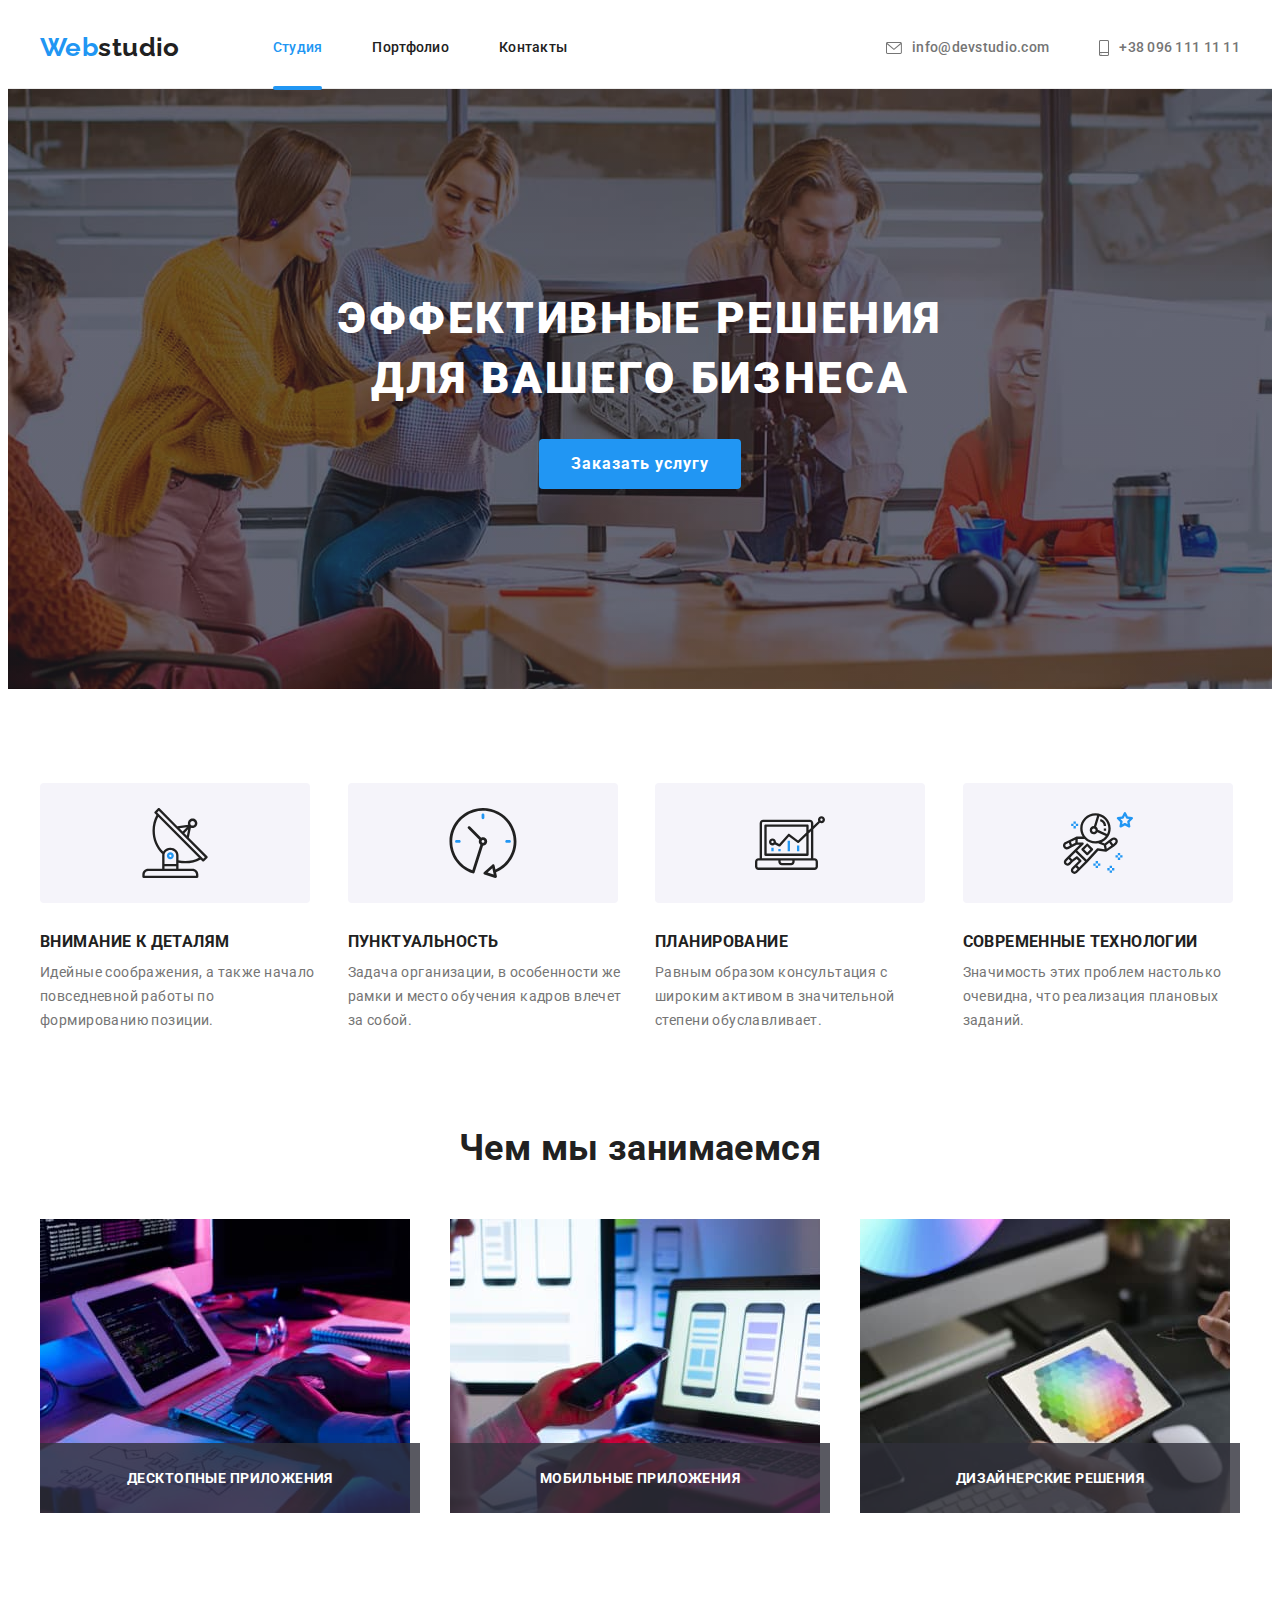
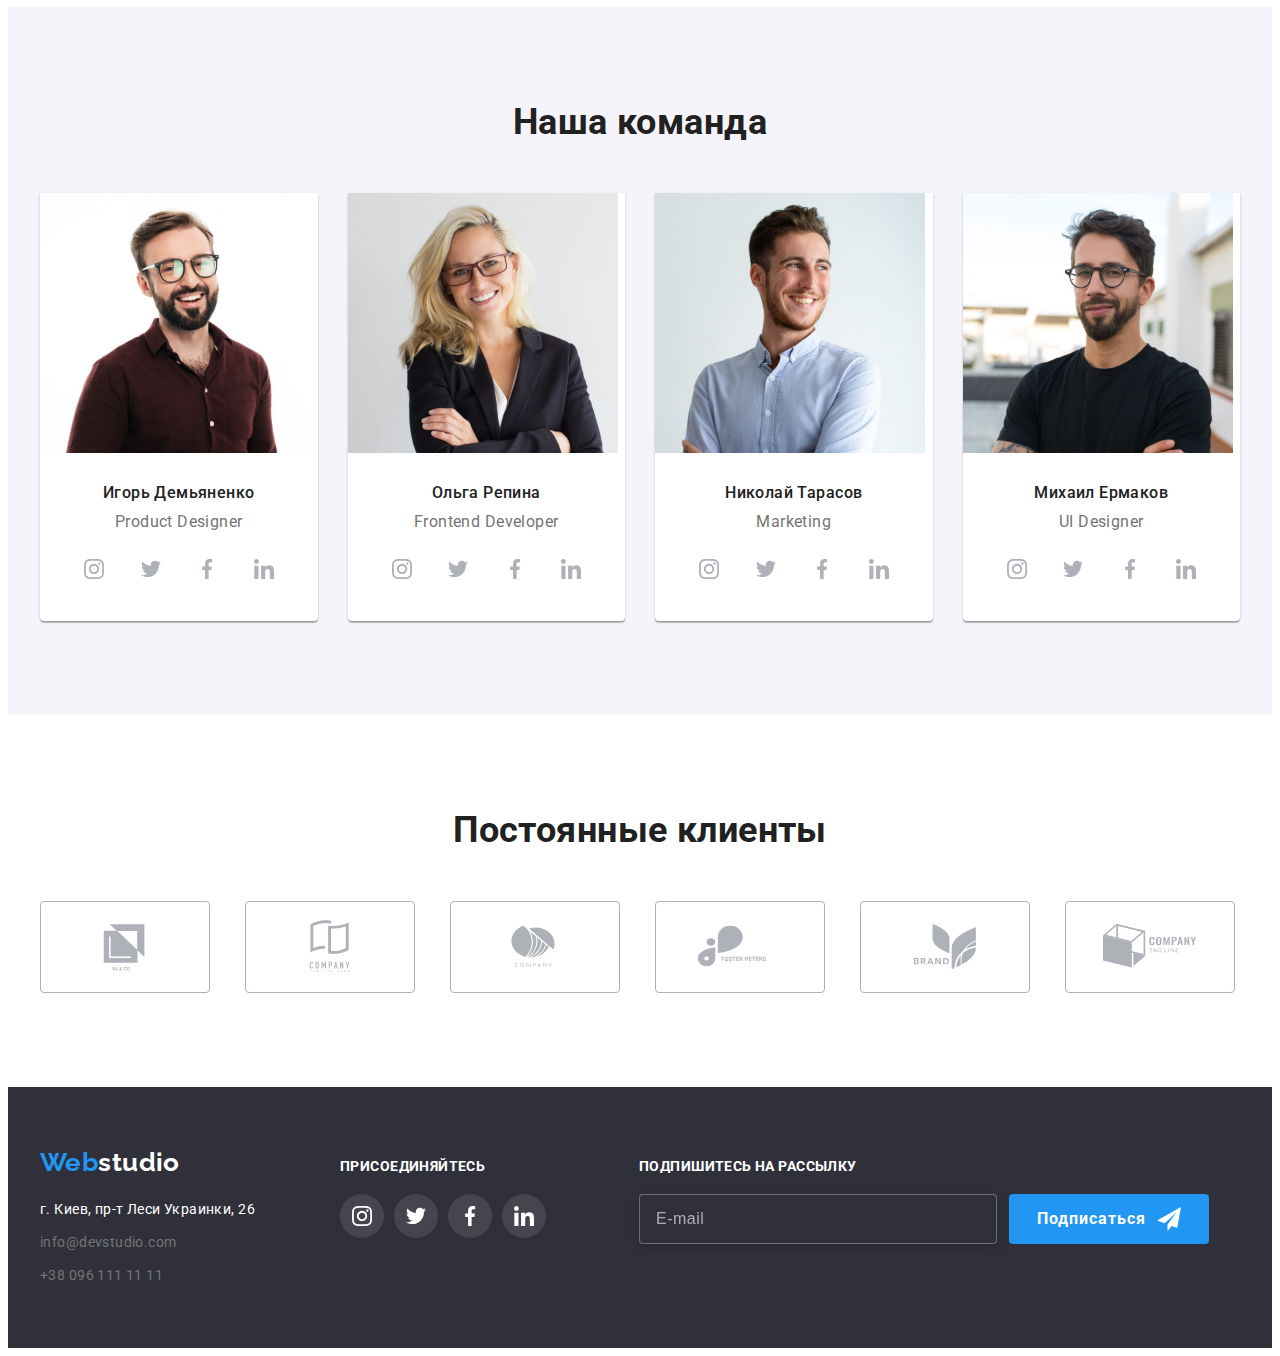
<file: index.html>
<!DOCTYPE html>
<html lang="ru">
<head>
    <meta charset="UTF-8">
    <meta http-equiv="X-UA-Compatible" content="IE=edge">
    <meta name="viewport" content="width=device-width, initial-scale=1.0">
    <title>Document</title>
    <link rel="preconnect" href="https://fonts.googleapis.com">
    <link rel="preconnect" href="https://fonts.gstatic.com" crossorigin>
    <link href="https://fonts.googleapis.com/css2?family=Raleway:wght@700&family=Roboto:wght@400;500;700;900&display=swap" rel="stylesheet">
    <link rel="stylesheet" href="https://cdnjs.cloudflare.com/ajax/libs/modern-normalize/1.1.0/modern-normalize.min.css" integrity="sha512-wpPYUAdjBVSE4KJnH1VR1HeZfpl1ub8YT/NKx4PuQ5NmX2tKuGu6U/JRp5y+Y8XG2tV+wKQpNHVUX03MfMFn9Q==" crossorigin="anonymous" referrerpolicy="no-referrer" />
    <link rel="stylesheet" href="https://cdnjs.cloudflare.com/ajax/libs/animate.css/4.1.1/animate.min.css"/>
    <link rel="stylesheet" href="./css/styles.css">
</head>
<body>
    <!--Шапка сайта-->
    <header class="header">
        <div class="conteiner">
            <nav class="header-navigation">
                <a href="" class="header-logo link animate__pulse" lang="en">Web<span class="header-logo-span">studio</span></a>
                <ul class="header-list list">
                    <li class="header-item">
                        <a href="" class="header-link link current">Студия</a>
                    </li>
                    <li class="header-item">
                        <a href="./portfolio.html" class="header-link link">Портфолио</a>
                    </li>
                    <li class="header-item">
                        <a href="" class="header-link link">Контакты</a>
                    </li>
                </ul>
            </nav>
                <ul class="header-contact-list list">
                    <li class="header-contact">
                        <a class="header-mail link contact" href="mailto:info@devstudio.com">
                            <svg class="header-icon" width="16" height="12">
                                <use href="./images/sprite.svg#icon-envelope"></use>
                            </svg>
                            info@devstudio.com</a>
                    </li>
                    <li class="header-contact">
                        <a class="header-tel link contact" href="tel:+380961111111">
                            <svg class="header-icon" width="10" height="16">
                                <use href="./images/sprite.svg#icon-smartphone"></use>
                            </svg>
                            +38 096 111 11 11</a>
                    </li>
                </ul>
        </div>
    </header>
    <main>
        <!--Hero-->
        <section class="solutions">
            <div class="conteiner">
                <h1 class="solutions-title">Эффективные решения <br> для вашего бизнеса</h1>
                <button class="solutions-button button" type="button" data-modal-open>Заказать услугу</button>
            </div>
        </section>
                <!--Секция Преимущества-->
        <section class="benefits section">
            <div class="conteiner">
                <!--Атрибут visually-hidden для скрытия названия секции-->
                <h2 class="benefits-title section-title visually-hidden" >Преимущества</h2>
                <ul class="benefits-list list">
                    <li class="benefits-item">
                        <div class="benefist-image">
                            <svg class="benefist-icon" width="70" height="70">
                                <use href="./images/sprite.svg#icon-antenna"></use>
                            </svg>
                        </div>
                        <h3 class="benefits-subtitle">Внимание к деталям</h3>
                        <p class="benefits-text">Идейные соображения, а также начало повседневной работы по формированию позиции.</p>
                    </li>
                    <li class="benefits-item">
                        <div class="benefist-image">
                            <svg class="benefist-icon" width="70" height="70">
                                <use href="./images/sprite.svg#icon-clock"></use>
                            </svg>
                        </div>
                        <h3 class="benefits-subtitle">Пунктуальность</h3>
                        <p class="benefits-text">Задача организации, в особенности же рамки и место обучения кадров влечет за собой.</p>
                    </li>
                    <li class="benefits-item">
                        <div class="benefist-image">
                            <svg class="benefist-icon" width="70" height="70">
                                <use href="./images/sprite.svg#icon-diagram"></use>
                            </svg>
                        </div>
                        <h3 class="benefits-subtitle">Планирование</h3>
                        <p class="benefits-text">Равным образом консультация с широким активом в значительной степени обуславливает.</p>
                    </li>
                    <li class="benefits-item">
                        <div class="benefist-image">
                            <svg class="benefist-icon" width="70" height="70">
                                <use href="./images/sprite.svg#icon-astronaut"></use>
                            </svg>
                        </div>
                        <h3 class="benefits-subtitle">Современные технологии</h3>
                        <p class="benefits-text">Значимость этих проблем настолько очевидна, что реализация плановых заданий.</p>
                    </li>
                </ul>
            </div>
        </section>
        <!--Секция Чем мы занимаемся-->
        <section class="work section">
            <div class="conteiner">
                <h2 class="work-title section-title">Чем мы занимаемся</h2>
                <ul class="work-list list">
                    <li class="work-img">
                        <div class="work-wrapper">
                            <img src="./images/about-work/about-work.1.jpg" alt="написание кода" width="370" height="294">
                            <p class="over-work-img">Десктопные приложения</p>
                        </div>
                    </li>
                    <li class="work-img">
                        <div class="work-wrapper">
                            <img src="./images/about-work/about-work.2.jpg" alt="адаптивный дизайн" width="370" height="294">
                            <p class="over-work-img">Мобильные приложения</p>
                        </div>
                    </li>
                    <li class="work-img">
                        <div class="work-wrapper">
                            <img src="./images/about-work/about-work.3.jpg" alt="подбор цвета в дизайне" width="370" height="294">
                            <p class="over-work-img">Дизайнерские решения</p>
                        </div>
                    </li>
                </ul>  
            </div>
        </section>
        <!--Секция Наша команда-->
        <section class="team section">
            <div class="conteiner">
                <h2 class="team-title section-title">Наша команда</h2>
                <ul class="team-list list">
                    <li class="team-item">
                        <img src="./images/our-team/our-team.1.jpg" alt="фото сотрудника мужчины" width="270" height="260">
                        <div class="team-item-content">
                            <h3  class="team-name">Игорь Демьяненко</h3>
                            <p class="team-text" lang="en">Product Designer</p>
                            <ul class="social-link-list list">
                                <li class="social-link-item">
                                    <a href="" class="social-list-icon link" target="_blank" rel="noopener noreferrer">
                                        <svg class="social-icon" width="20" height="20">
                                            <use href="./images/sprite.svg#icon-instagram"></use>
                                        </svg>
                                    </a>
                                </li>
                                <li class="social-link-item">
                                    <a href="" class="social-list-icon link" target="_blank" rel="noopener noreferrer">
                                        <svg class="social-icon" width="20" height="20">
                                            <use href="./images/sprite.svg#icon-twitter"></use>
                                        </svg>
                                    </a>
                                </li>
                                <li class="social-link-item">
                                    <a href="" class="social-list-icon link" target="_blank" rel="noopener noreferrer">
                                        <svg class="social-icon" width="20" height="20">
                                            <use href="./images/sprite.svg#icon-facebook"></use>
                                        </svg>
                                    </a>
                                </li>
                                <li class="social-link-item">
                                    <a href="" class="social-list-icon link" target="_blank" rel="noopener noreferrer">
                                        <svg class="social-icon" width="20" height="20">
                                            <use href="./images/sprite.svg#icon-linkedin"></use>
                                        </svg>
                                    </a>
                                </li>
                            </ul>
                        </div>
                    </li>

                    <li class="team-item">
                        <img src="./images/our-team/our-team.2.jpg" alt="фото сотрудника женщины" width="270" height="260">
                        <div class="team-item-content">
                            <h3  class="team-name">Ольга Репина</h3>
                            <p class="team-text" lang="en">Frontend Developer</p>
                            <ul class="social-link-list list">
                                <li class="social-link-item">
                                    <a href="" class="social-list-icon link" target="_blank" rel="noopener noreferrer">
                                        <svg class="social-icon" width="20" height="20">
                                            <use href="./images/sprite.svg#icon-instagram"></use>
                                        </svg>
                                    </a>
                                </li>
                                <li class="social-link-item">
                                    <a href="" class="social-list-icon link" target="_blank" rel="noopener noreferrer">
                                        <svg class="social-icon" width="20" height="20">
                                            <use href="./images/sprite.svg#icon-twitter"></use>
                                        </svg>
                                    </a>
                                </li>
                                <li class="social-link-item">
                                    <a href="" class="social-list-icon link" target="_blank" rel="noopener noreferrer">
                                        <svg class="social-icon" width="20" height="20">
                                            <use href="./images/sprite.svg#icon-facebook"></use>
                                        </svg>
                                    </a>
                                </li>
                                <li class="social-link-item">
                                    <a href="" class="social-list-icon link" target="_blank" rel="noopener noreferrer">
                                        <svg class="social-icon" width="20" height="20">
                                            <use href="./images/sprite.svg#icon-linkedin"></use>
                                        </svg>
                                    </a>
                                </li>
                            </ul>
                        </div>
                    </li>

                    <li class="team-item">
                        <img src="./images/our-team/our-team.3.jpg" alt="фото сотрудника мужчины" width="270" height="260">
                        <div class="team-item-content">
                            <h3  class="team-name">Николай Тарасов</h3>
                            <p class="team-text" lang="en">Marketing</p>
                            <ul class="social-link-list list">
                                <li class="social-link-item">
                                    <a href="" class="social-list-icon link" target="_blank" rel="noopener noreferrer">
                                        <svg class="social-icon" width="20" height="20">
                                            <use href="./images/sprite.svg#icon-instagram"></use>
                                        </svg>
                                    </a>
                                </li>
                                <li class="social-link-item">
                                    <a href="" class="social-list-icon link" target="_blank" rel="noopener noreferrer">
                                        <svg class="social-icon" width="20" height="20">
                                            <use href="./images/sprite.svg#icon-twitter"></use>
                                        </svg>
                                    </a>
                                </li>
                                <li class="social-link-item">
                                    <a href="" class="social-list-icon link" target="_blank" rel="noopener noreferrer">
                                        <svg class="social-icon" width="20" height="20">
                                            <use href="./images/sprite.svg#icon-facebook"></use>
                                        </svg>
                                    </a>
                                </li>
                                <li class="social-link-item">
                                    <a href="" class="social-list-icon link" target="_blank" rel="noopener noreferrer">
                                        <svg class="social-icon" width="20" height="20">
                                            <use href="./images/sprite.svg#icon-linkedin"></use>
                                        </svg>
                                    </a>
                                </li>
                            </ul>
                        </div>
                    </li>

                    <li class="team-item">
                        <img src="./images/our-team/our-team.4.jpg" alt="фото сотрудника мужчины" width="270" height="260">
                        <div class="team-item-content">
                            <h3  class="team-name">Михаил Ермаков</h3>
                            <p class="team-text" lang="en">UI Designer</p>
                            <ul class="social-link-list list">
                                <li class="social-link-item">
                                    <a href="" class="social-list-icon link" target="_blank" rel="noopener noreferrer">
                                        <svg class="social-icon" width="20" height="20">
                                            <use href="./images/sprite.svg#icon-instagram"></use>
                                        </svg>
                                    </a>
                                </li>
                                <li class="social-link-item">
                                    <a href="" class="social-list-icon link" target="_blank" rel="noopener noreferrer">
                                        <svg class="social-icon" width="20" height="20">
                                            <use href="./images/sprite.svg#icon-twitter"></use>
                                        </svg>
                                    </a>
                                </li>
                                <li class="social-link-item">
                                    <a href="" class="social-list-icon link" target="_blank" rel="noopener noreferrer">
                                        <svg class="social-icon" width="20" height="20">
                                            <use href="./images/sprite.svg#icon-facebook"></use>
                                        </svg>
                                    </a>
                                </li>
                                <li class="social-link-item">
                                    <a href="" class="social-list-icon link" target="_blank" rel="noopener noreferrer">
                                        <svg class="social-icon" width="20" height="20">
                                            <use href="./images/sprite.svg#icon-linkedin"></use>
                                        </svg>
                                    </a>
                                </li>
                            </ul>
                        </div> 
                    </li>  
                </ul>
            </div>   
        </section>
        <!--Постоянные клиенты-->
        <section class="clients section">
            <div class="conteiner">
                <h2 class="clients-title section-title">Постоянные клиенты</h2>
                <ul class="clients-list list">
                    <li class="clients-item">
                        <a href="" class="clients-link link" target="_blank" rel="noopener noreferrer">
                        <svg class="clients-icon" width="106" height='60'>
                            <use href='./images/sprite.svg#icon-client-1'></use>
                        </svg>
                        </a>
                    </li>
                    <li class="clients-item">
                        <a href="" class="clients-link link" target="_blank" rel="noopener noreferrer">
                        <svg class="clients-icon" width="106" height='60'>
                            <use href="./images/sprite.svg#icon-client-2"></use>
                        </svg>
                        </a>
                    </li>
                    <li class="clients-item">
                        <a href="" class="clients-link link" target="_blank" rel="noopener noreferrer">
                        <svg class="clients-icon" width="106" height='60'>
                            <use href="./images/sprite.svg#icon-client-3"></use>
                        </svg>
                        </a>
                    </li>
                    <li class="clients-item">
                        <a href="" class="clients-link link" target="_blank" rel="noopener noreferrer">
                        <svg class="clients-icon" width="106" height='60'>
                            <use href="./images/sprite.svg#icon-client-4"></use>
                        </svg>
                        </a>
                    </li>
                    <li class="clients-item">
                        <a href="" class="clients-link link" target="_blank" rel="noopener noreferrer">
                        <svg class="clients-icon" width="106" height='60'>
                            <use href="./images/sprite.svg#icon-client-5"></use>
                        </svg>
                        </a>
                    </li>
                    <li class="clients-item">
                        <a href="" class="clients-link link" target="_blank" rel="noopener noreferrer">
                        <svg class="clients-icon" width="106" height='60'>
                            <use href="./images/sprite.svg#icon-client-6"></use>
                        </svg>
                        </a>
                    </li>
                </ul>
            </div>
        </section>
    </main>
    <!--Подвал сайта-->
    <footer class="footer">
        <div class="footer-conteiner conteiner">
            <div class="contacts">
                <h2 class="visually-hidden">Контакты</h2>
                <a class="footer-logo link" href="" lang="en">Web<span class="footer-logo-span">studio</span></a>
                <address class="footer-address">
                    <ul class="footer-list list">
                        <li class="footer-item footer-text"> г. Киев, пр-т Леси Украинки, 26 </li>
                        <li class="footer-item">
                            <a class="footer-mail link contact" href="mailto:info@devstudio.com">info@devstudio.com</a>
                        </li>
                        <li class="footer-item">
                            <a class="footer-tel link contact" href="tel:+380961111111">+38 096 111 11 11</a>
                        </li>
                    </ul>
                </address>
            </div>
            <div class="social">
                <h2 class="visually-hidden">Соцсети</h2>
                <p class="footer-third-title">присоединяйтесь</p>
                <ul class="social-link-list list">
                    <li class="social-link-item">
                        <a href="" class="social-icon-footer link"> 
                            <svg class="social-icon" width="20" height="20">
                                <use href="./images/sprite.svg#icon-instagram"></use>
                            </svg>
                        </a>
                    </li>
                    <li class="social-link-item">
                        <a href="" class="social-icon-footer link">
                            <svg class="social-icon" width="20" height="20">
                                <use href="./images/sprite.svg#icon-twitter"></use>
                            </svg>
                        </a>
                    </li>
                    <li class="social-link-item">
                        <a href="" class="social-icon-footer link" >
                            <svg class="social-icon" width="20" height="20">
                                <use href="./images/sprite.svg#icon-facebook"></use>
                            </svg>
                        </a>
                    </li>
                    <li class="social-link-item">
                        <a href="" class="social-icon-footer link">
                            <svg class="social-icon" width="20" height="20">
                                <use href="./images/sprite.svg#icon-linkedin"></use>
                            </svg>
                        </a>
                    </li>
                </ul>
            </div>
            <div class="mailing">
                <p class="footer-third-title">Подпишитесь на рассылку</p>
                <form class="footer-mailing-form">
                    <input type="email" name="user-mail" class="footer-mailing-input" placeholder="E-mail">
                    <button type="submit" class="footer-mailing-btn button">Подписаться
                        <svg width="24" height="24">
                            <use href="./images/sprite.svg#icon-send"></use>
                        </svg>
                    </button>
                </form>
            </div>
        </div>
    </footer>
    <div class="backdrop is-hidden" data-modal>
        <div class="modal">
            <button type="button" class="modal-btn button" data-modal-close>
                <svg class="modal-icon" width="18" height="18">
                    <use href="./images/sprite.svg#icon-close"></use>
                </svg>
            </button>
            <form class="modal-form">
                <p class="modal-form-title">Оставьте свои данные, мы вам перезвоним</p>
                <label class="modal-form-field">
                    Имя
                    <span class="modal-form-wrapper">
                        <input type="text" name="user-name" class="modal-form-input" required minlength="2">
                        <svg class="modal-form-icon" width="18px" height="18px">
                        <use href="./images/sprite.svg#icon-person"></use>
                    </svg>
                    </span>
                </label>
                <label class="modal-form-field">
                    Телефон
                    <span class="modal-form-wrapper">
                        <input type="tel" name="useer-phone" class="modal-form-input" required 
                            pattern="[0-9]{3}-[0-9]{3}-[0-9]{2}-[0-9]{2}">
                        <svg class="modal-form-icon" width="18px" height="18px">
                        <use href="./images/sprite.svg#icon-phone-black"></use>
                    </svg>
                    </span>
                </label>
                <label class="modal-form-field">
                    Почта
                    <span class="modal-form-wrapper">
                        <input type="email" name="user-name" class="modal-form-input">
                        <svg class="modal-form-icon" width="18px" height="18px">
                            <use href="./images/sprite.svg#icon-letter"></use>
                        </svg>
                    </span>
                </label>
                <label class="modal-form-field comment">
                    Комментарий
                    <textarea name="user-comment" class="modal-form-comment" placeholder="Введите текст"></textarea>
                </label>
                    <input type="checkbox" id="user-vote" name="user-agreement" class="modal-user-agreement visually-hidden">
                    <label for="user-vote" class="modal-form-check">
                        <span class="icon-check">
                            <svg width="11px" height="8px">
                                <use href="./images/sprite.svg#icon-check"></use>
                            </svg>
                        </span> 
                        Соглашаюсь с рассылкой и принимаю&nbsp;
                    <a href="" class="model-form-link">Условия договора</a></label>
                <button type="submit" class="modal-form-btn button">Отправить</button>
            </form>
        </div>
    </div>
    <script src="./js/modal.js"></script>
    </body>
</html>
</file>
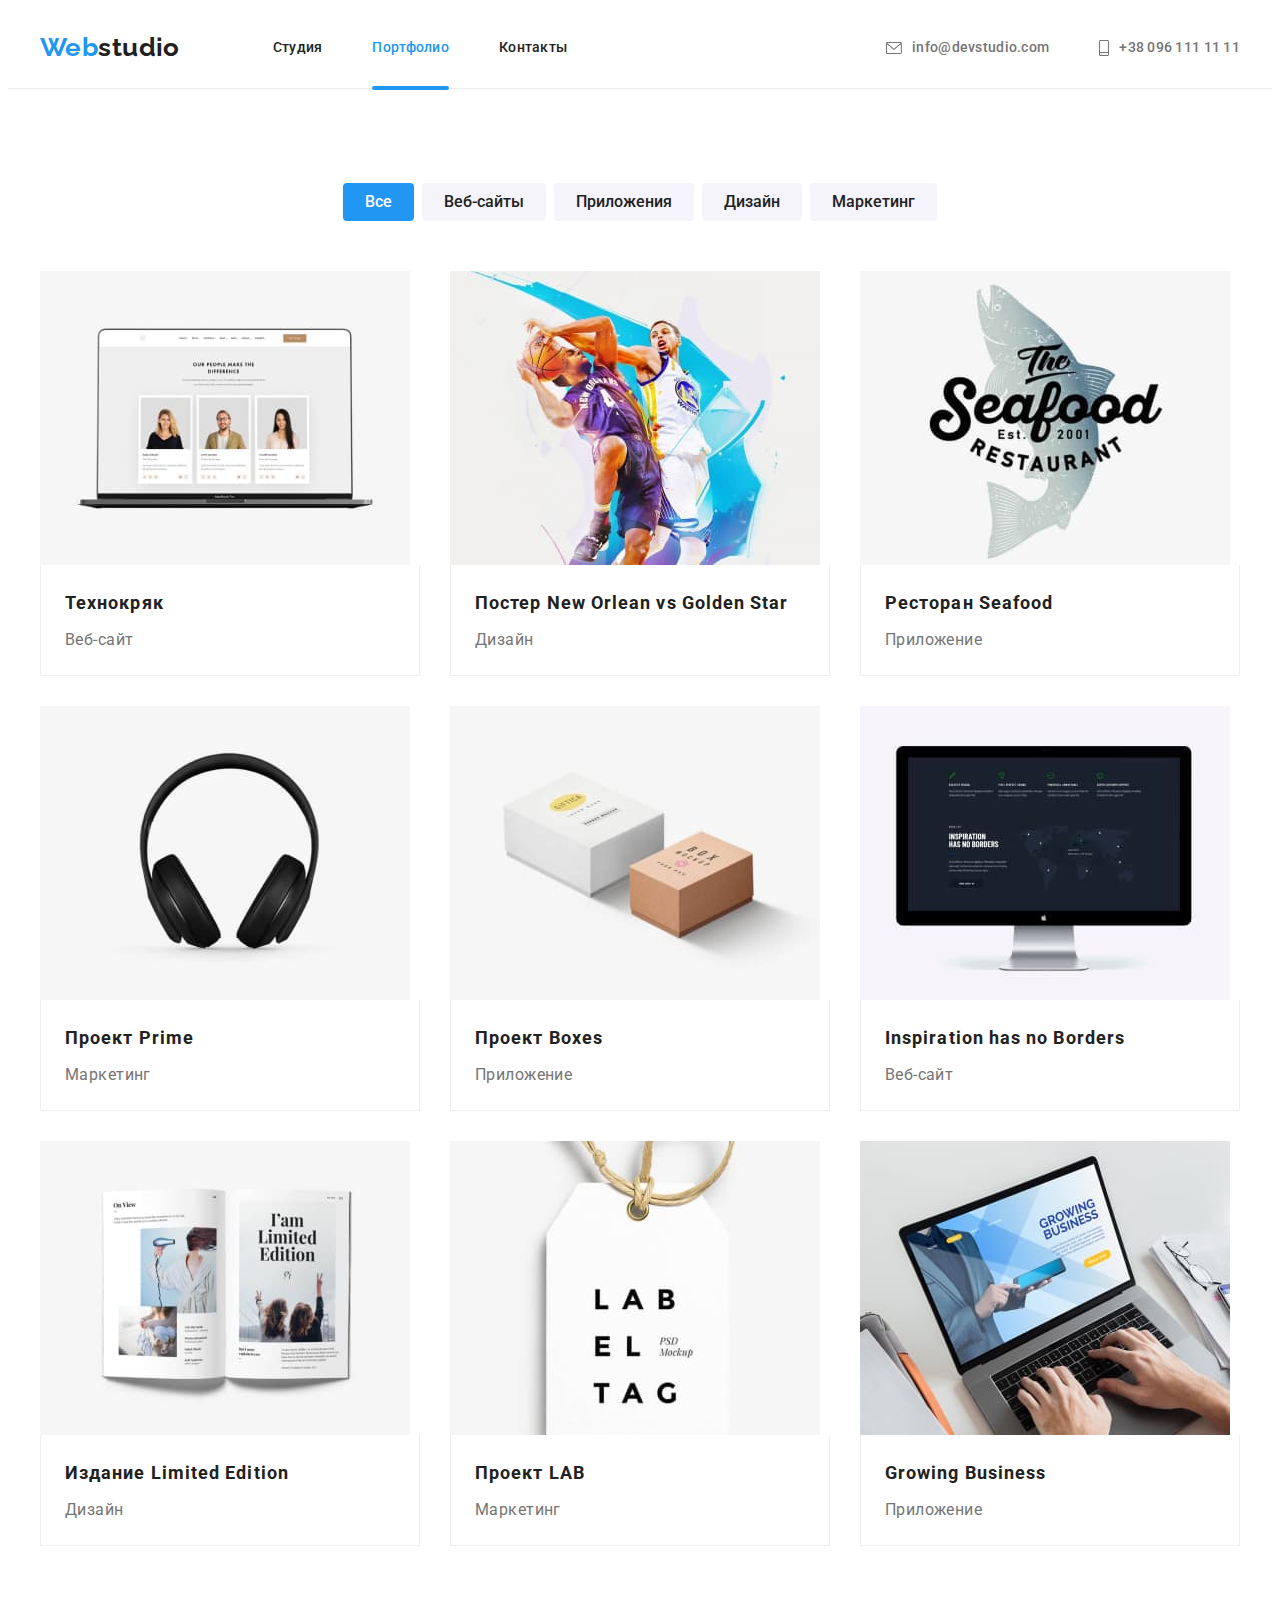
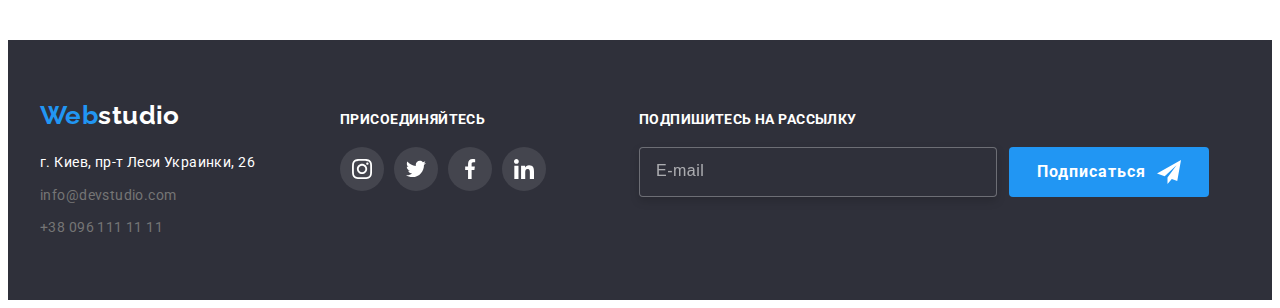
<file: portfolio.html>
<!DOCTYPE html>
<html lang="ru">
<head>
    <meta charset="UTF-8">
    <meta http-equiv="X-UA-Compatible" content="IE=edge">
    <meta name="viewport" content="width=device-width, initial-scale=1.0">
    <title>Document</title>
    <link rel="preconnect" href="https://fonts.googleapis.com">
    <link rel="preconnect" href="https://fonts.gstatic.com" crossorigin>
    <link href="https://fonts.googleapis.com/css2?family=Raleway:wght@700&family=Roboto:wght@400;500;700;900&display=swap" rel="stylesheet">
    <link rel="stylesheet" href="https://cdnjs.cloudflare.com/ajax/libs/modern-normalize/1.1.0/modern-normalize.min.css" integrity="sha512-wpPYUAdjBVSE4KJnH1VR1HeZfpl1ub8YT/NKx4PuQ5NmX2tKuGu6U/JRp5y+Y8XG2tV+wKQpNHVUX03MfMFn9Q==" crossorigin="anonymous" referrerpolicy="no-referrer" />
    <link rel="stylesheet" href="./css/styles.css">
</head>
<!--Шапка сайта-->
<header class="header">
    <div class="conteiner">
        <nav class="header-navigation">
            <a href="" class="header-logo link" lang="en">Web<span class="header-logo-span">studio</span></a>
            <ul class="header-list list">
                <li class="header-item">
                    <a href="./index.html" class="header-link link">Студия</a>
                </li>
                <li class="header-item">
                    <a href="" class="header-link link current">Портфолио</a>
                </li>
                <li class="header-item">
                    <a href="" class="header-link link">Контакты</a>
                </li>
            </ul>
        </nav>
            <ul class="header-contact-list list">
                <li class="header-contact">
                    <a class="header-mail link contact" href="mailto:info@devstudio.com" >
                        <svg class="header-icon" width="16" height="12">
                            <use href='./images/sprite.svg#icon-envelope'></use>
                        </svg>
                        info@devstudio.com</a>
                </li>
                <li class="header-contact">
                    <a class="header-tel link contact" href="tel:+380961111111" >
                        <svg class="header-icon" width="10" height="16">
                            <use href="./images/sprite.svg#icon-smartphone"></use>
                        </svg>
                        +38 096 111 11 11</a>
                </li>
            </ul>
    </div>
</header>
<main>
        <section class="section-filtr section">
            <div class="conteiner">
                <!--Атрибут visually-hidden для скрытия названия секции-->
                <h1 class="filtr-title section-title visually-hidden" >Фильтр сайта</h1>
                <ul class="filtr-list list">
                    <li class="filter-item">
                        <button class="filter-button btn-main  button" type="button">Все</button>
                    </li>
                    <li class="filter-item">
                        <button class="filter-button button" type="button">Веб-сайты</button>
                    </li>
                    <li class="filter-item">
                        <button class="filter-button button" type="button">Приложения</button>
                    </li>
                    <li class="filter-item">
                        <button class="filter-button button" type="button">Дизайн</button>
                    </li>
                    <li class="filter-item">
                        <button class="filter-button button" type="button">Маркетинг</button>
                    </li>
                </ul>
                <ul class="menu-list list">
                    <li class="menu-item">
                        <a href="" class="card link">
                            <div class="card-place">
                                <img src="./images/all/web-site.jpg" alt="ноутбук с открытой страницей сайта"  width="370">
                                <p class="overlay">Технокряк это современная площадка распространения коронавируса. Компании используют эту платформу для цифрового шпионажа и атак на защищённые сервера конкурентов.</p>
                            </div>
                            <div class="card-content">
                                <h2 class="menu-name" >Технокряк</h2>
                                <p class="menu-text">Веб-сайт</p>
                            </div>
                        </a>
                    </li>

                    <li class="menu-item">
                        <a href="" class="card link">
                            <div class="card-place">
                                <img src="./images/all/design.jpg" alt="постер с двумя баскетболистами" width="370">
                                <p class="overlay">Технокряк это современная площадка распространения коронавируса. Компании используют эту платформу для цифрового шпионажа и атак на защищённые сервера конкурентов.</p>
                            </div>
                            <div class="card-content">
                                <h2 class="menu-name" >Постер New Orlean vs Golden Star</h2>
                                <p class="menu-text">Дизайн</p>
                            </div>
                        </a>
                    </li>

                    <li class="menu-item">
                        <a href="" class="card link">
                            <div class="card-place">
                                <img src="./images/all/app-restaurant.jpg" alt="логотип ресторана морепродуктов" width="370">
                                <p class="overlay">Технокряк это современная площадка распространения коронавируса. Компании используют эту платформу для цифрового шпионажа и атак на защищённые сервера конкурентов.</p>
                            </div>
                            <div class="card-content">
                                <h2 class="menu-name" >Ресторан Seafood</h2>
                                <p class="menu-text">Приложение</p>
                            </div>
                        </a>
                    </li>

                    <li class="menu-item">
                        <a href="" class="card link">
                            <div class="card-place">
                                <img src="./images/all/marketing.jpg" alt="фото наушников" width="370">
                                <p class="overlay">Технокряк это современная площадка распространения коронавируса. Компании используют эту платформу для цифрового шпионажа и атак на защищённые сервера конкурентов.</p>
                            </div>
                            <div class="card-content">
                                <h2 class="menu-name" >Проект Prime</h2>
                                <p class="menu-text">Маркетинг</p>
                            </div>
                        </a>
                    </li>

                    <li class="menu-item">
                        <a href="" class="card link">
                            <div class="card-place">
                                <img src="./images/all/app-project.jpg" alt="рисунок двух коробок" width="370">
                                <p class="overlay">Технокряк это современная площадка распространения коронавируса. Компании используют эту платформу для цифрового шпионажа и атак на защищённые сервера конкурентов.</p>
                            </div>
                            <div class="card-content">
                                <h2 class="menu-name" >Проект Boxes</h2>
                                <p class="menu-text">Приложение</p>
                            </div>
                        </a>
                    </li>

                    <li class="menu-item">
                        <a href="" class="card link">
                            <div class="card-place">
                                <img src="./images/all/site.jpg" alt="монитор с откытой страницей сайта" width="370">
                                <p class="overlay">Технокряк это современная площадка распространения коронавируса. Компании используют эту платформу для цифрового шпионажа и атак на защищённые сервера конкурентов.</p>
                            </div>
                            <div class="card-content">
                                <h2 lang="en" class="menu-name" >Inspiration has no Borders</h2>
                                <p class="menu-text">Веб-сайт</p>
                            </div>
                        </a>
                    </li>

                    <li class="menu-item">
                        <a href="" class="card link">
                            <div class="card-place">
                                <img src="./images/all/editions.jpg" alt="открытая книга" width="370">
                                <p class="overlay">Технокряк это современная площадка распространения коронавируса. Компании используют эту платформу для цифрового шпионажа и атак на защищённые сервера конкурентов.</p>
                            </div>
                            <div class="card-content">
                                <h2 class="menu-name" >Издание Limited Edition</h2>
                                <p class="menu-text">Дизайн</p>
                            </div>
                        </a>
                    </li>

                    <li class="menu-item">
                        <a href="" class="card link">
                            <div class="card-place">
                                <img src="./images/all/lab.jpg" alt="белая лейба с черным текстом " width="370">
                                <p class="overlay">Технокряк это современная площадка распространения коронавируса. Компании используют эту платформу для цифрового шпионажа и атак на защищённые сервера конкурентов.</p>
                            </div>
                            <div class="card-content">
                                <h2 class="menu-name" >Проект LAB</h2>
                                <p class="menu-text">Маркетинг</p>
                            </div>
                        </a>
                    </li>

                    <li class="menu-item">
                        <a href="" class="card link">
                            <div class="card-place">
                                <img src="./images/all/app-business.jpg" alt="человек работает за ноутбуком" width="370">
                                <p class="overlay">Технокряк это современная площадка распространения коронавируса. Компании используют эту платформу для цифрового шпионажа и атак на защищённые сервера конкурентов.</p>
                            </div>
                            <div class="card-content">
                                <h2 lang="en" class="menu-name" >Growing Business</h2>
                                <p class="menu-text">Приложение</p>
                            </div>
                        </a>
                    </li>
                </ul>
        </div>
    </section>

</main>
<footer class="footer">
    <div class="footer-conteiner conteiner">
        <div class="contacts">
            <h2 class="visually-hidden">Контакты</h2>
            <a class="footer-logo link" href="" lang="en">Web<span class="footer-logo-span">studio</span></a>
            <address class="footer-address">
                <ul class="footer-list list">
                    <li class="footer-item footer-text"> г. Киев, пр-т Леси Украинки, 26 </li>
                    <li class="footer-item">
                        <a class="footer-mail link contact" href="mailto:info@devstudio.com">info@devstudio.com</a>
                    </li>
                    <li class="footer-item">
                        <a class="footer-tel link contact" href="tel:+380961111111">+38 096 111 11 11</a>
                    </li>
                </ul>
            </address>
        </div>
        <div class="social">
            <h2 class="visually-hidden">Соцсети</h2>
            <p class="footer-third-title">присоединяйтесь</p>
            <ul class="social-link-list list">
                <li class="social-link-item">
                    <a href="" class="social-icon-footer link">
                        <svg class="social-icon" width="20" height="20">
                            <use href="./images/sprite.svg#icon-instagram"></use>
                        </svg>
                    </a>
                </li>
                <li class="social-link-item">
                    <a href="" class="social-icon-footer link">
                        <svg class="social-icon" width="20" height="20">
                            <use href="./images/sprite.svg#icon-twitter"></use>
                        </svg>
                    </a>
                </li>
                <li class="social-link-item">
                    <a href="" class="social-icon-footer link">
                        <svg class="social-icon" width="20" height="20">
                            <use href="./images/sprite.svg#icon-facebook"></use>
                        </svg>
                    </a>
                </li>
                <li class="social-link-item">
                    <a href="" class="social-icon-footer link" >
                        <svg class="social-icon" width="20" height="20">
                            <use href="./images/sprite.svg#icon-linkedin"></use>
                        </svg>
                    </a>
                </li>
            </ul>
        </div>
        <div class="mailing">
            <p class="footer-third-title">Подпишитесь на рассылку</p>
            <form class="footer-mailing-form">
                <input type="email" name="user-mail" class="footer-mailing-input" placeholder="E-mail">
                <button type="submit" class="footer-mailing-btn button">Подписаться
                    <svg width="24" height="24">
                        <use href="./images/sprite.svg#icon-send"></use>
                    </svg>
                </button>
            </form>
        </div>
    </div>
</footer>
</html>
</file>
<file: css/styles.css>
:root {
    --main-title-color: #ffffff;
    --second-title-color: #212121;
    --main-text-color: #757575;
    --secondary-text-color: #FFFFFF 60 %;
    --third-text-color: #ffffff;
    --third-title-color: #212121;
    --accent-color: #2196F3;
    --bg-color: #ffffff;
    --primery-bg-color: #2F303A;
    --secondary-bg-color: #F5F4FA;
    --bt-bg-color: #188CE8;
    --icons-color: #AFB1B8;
    --timing-function: cubic-bezier(0.4, 0, 0.2, 1);
 }

body {
    font-family: 'Roboto', sans-serif;
    font-weight: normal;
    font-size: 14px;
    letter-spacing: 0.03em;
    color: var(--main-text-color);
}

p, h1, h2, h3 {
    margin-top: 0%;
    margin-bottom: 0;
}

ul {
    margin-top: 0%;
    margin-bottom: 0;
    padding-left: 0; 
}

img {
    display: block;
    max-width: 100%;
}
.conteiner {
    width: 1200px;
    padding-left: 15px;
    padding-right: 15px;
    margin: 0 auto;
}

.list {
    list-style: none;
    }

.link {
    text-decoration: none;
}

.visually-hidden {
    position: absolute;
    width: 1px;
    height: 1px;
    margin: -1px;
    padding: 0;
    overflow: hidden;
    border: 0;
    clip: rect(0 0 0 0);
}

.header-logo, .footer-logo {
    font-family: 'Raleway', sans-serif;
    font-weight: bold;
    font-size: 26px;
    line-height: 1.19;
    color:var(--accent-color);
    
}
.header-logo {
    animation-duration: 250ms;
}
.section-title {
    margin-bottom: 50px;
    font-weight: bold;
    font-size: 36px;
    line-height: 1.17;
    text-align: center;
}
.button {
    border: none;
    cursor: pointer;
    font-family: inherit;
    text-align: center;
    font-size: 16px;
}
.section {
    padding-top: 94px;
    padding-bottom: 94px;
}

/*-Header-*/
.header {
    border-bottom: 1px solid #ECECEC;
}
.header .conteiner {
    display: flex;
    align-items: center;
}
.header-navigation{
    display: flex;
    align-items: center
}
.header-list {
    display: flex;
    align-items: center;
}
.header-contact-list {
    display: flex;
    align-items: center;
    margin-left: auto;
}
.header-logo-span, .header-link, .section-title {
    color: var(--second-title-color);
}
.header-logo {
    margin-right: 93px;
    padding: 24px 0 25px 0;
}
.header-link {
    display: block;
    padding: 32px 0;
    transition: color 250ms var(--timing-function);
}
.header-item {
    position: relative;
}
.header-link.current::after {
    content:'' ;
    display: block;
    position: absolute;
    bottom: -2px;
    width: 100%;
    height: 4px;
    background-color: var(--accent-color);
    border-radius: 2px;
}
    
.header-link, .header-mail, .header-tel {
    font-weight: 500;
    line-height: 1.14;
    letter-spacing: 0.02em;
}
.header-mail, .header-tel {
   color: var(--main-text-color);
   display: flex;
   align-items: center;
}
.header-link, .header-mail, .header-tel {
    padding: 32px 0;
}
.header-link.current, .contact {
    transition: color 250ms var(--timing-function);
}
.header-link.current, .contact:hover, .header-link:hover,
.contact:focus,.header-link:focus {
    color: var(--accent-color);
}


.header-item:not(:last-child) {
    margin-right: 50px;
}

.header-contact:not(:last-child) {
    margin-right: 50px;
}

.header-icon {
    fill: currentColor;
    margin-right: 10px;
}


/*-Effective solutions-*/
.solutions {
    max-width: 1600px;
    margin: 0 auto;
    background-color: var(--primery-bg-color);
    background-image:
        linear-gradient(rgba(47, 48, 58, 0.4),rgba(47, 48, 58, 0.4)),
        url(../images/hero/hero.jpg);
    background-repeat: no-repeat;
    background-position: center;
    background-size: cover;
    padding-top: 200px;
    padding-bottom: 200px;
}
.solutions-title {
    margin-bottom: 30px;
    font-weight: 900;
    font-size: 44px;
    line-height: 1.36;
    text-align: center;
    letter-spacing: 0.06em;
    text-transform: uppercase;
    color: var(--main-title-color);
}
.solutions-button {
    min-width: 200px;
    padding: 10px 32px;
    border-radius: 4px;
    font-weight: bold;
    line-height: 1.87;
    display: block;
    margin-left: auto;
    margin-right: auto;
    align-items: center;
    letter-spacing: 0.06em;
    color: var(--bg-color);
    background: var(--accent-color);
    transition: background-color 250ms var(--timing-function);
}
.solutions-button :hover, .solutions-button :focus {
 background-color: var(--bt-bg-color);   
}

/*-Benefits-*/
.benefits-subtitle, .team-name, .menu-name, .filter-button {
    color: var(--third-title-color);
}

.benefits-subtitle {
    font-weight: bold;
    line-height: 1.14;
    text-transform: uppercase;
    margin-bottom: 10px;
}
.benefits-text {
    line-height: 1.71;
}
.benefits-list {
    display: flex;
        margin-left: -30px;
    margin-top: -30px;
}
.benefits-item {
    flex-basis: calc(100%/3 - 30px);
    margin-left: 30px;
    margin-top: 30px;
}
.benefist-image {
    display: flex;
    align-items: center;
    justify-content: center;
    background-color:var(--secondary-bg-color);
    width: 270px;
    height: 120px;
    margin-bottom: 30px;
    border-radius: 4px;
}
/*-Work-*/
.work {
    padding-top: 0px;
}
.work-list {
    display: flex;
    margin-left: -30px;
    margin-top: -30px;
}
.work-img {
    flex-basis: calc(100%/3 - 30px);
    margin-left: 30px;
    margin-top: 30px; 
}
.work-wrapper {
    position: relative;
}
.over-work-img {
    position: absolute;
    bottom: 0;
    left: 0;
    width: 100%;
    height: 70px;
    display: flex;
    align-items: center;
    justify-content: center;
    color: var(--third-text-color);
    background-color: rgba(47, 48, 58, 0.8);
    font-weight: bold;
    font-size: 14px;
    line-height: 16px;
    text-align: center;
    text-transform: uppercase;
}

/*-Team-*/
.team {
    background-color: var(--secondary-bg-color);
}
.team-list {
    display: flex;
    flex-wrap: wrap;
    margin-left: -30px;
    margin-top: -30px;
}
.team-item {
    flex-basis: calc(100%/4 - 30px);
    margin-left: 30px;
    margin-top: 30px;
    border-radius: 0px 0px 4px 4px;
    background-color:var(--bg-color);
    box-shadow: 0px 1px 3px rgba(0, 0, 0, 0.12), 0px 1px 1px rgba(0, 0, 0, 0.14), 0px 2px 1px rgba(0, 0, 0, 0.2);
}
.team-name, .team-text {
    font-size: 16px;
    line-height: 1.19;
    text-align: center;
}
.team-name {
    font-weight: 500;
    margin-bottom: 10px;
}
.team-text {
    margin-bottom: 16px;
}
.team-item-content {
    padding: 30px 32px;
}
.social-link-list {
    display: flex;
    align-items: center;
    justify-content: space-between;
}
.social-list-icon {
    display: flex;
    justify-content: center;
    align-items: center;
    width: 44px;
    height: 44px;
    border-radius: 50%;
    color: var(--icons-color);
    transition: background-color 250ms var(--timing-function),
                color 250ms var(--timing-function);
}
.social-list-icon:hover,
.social-list-icon:focus {
    background-color: var(--accent-color);
    color: var(--third-text-color);
}
.social-icon {
    fill: currentColor;
}



/* -Clients- */
.clients-list {
    display: flex;
    align-items: center;
    margin-left: -30px;
    margin-top: -30px;
}
.clients-item {
    flex-basis: calc((100% - 30px)/6);
    margin-left: 30px;
    margin-top: 30px; 
}
.clients-link {
    display: flex;
    align-items: center;
    justify-content: center;
    width: 170px;
    height: 92px;
    border: 1px solid #AFB1B8;
    box-sizing: border-box;
    border-radius: 4px;
    color: var(--icons-color);
    transition: border-color 250ms var(--timing-function),
                color 250ms var(--timing-function);
}
.clients-icon {
    fill: currentColor;
}
.clients-link:hover,
.clients-link:focus {
    border-color:  var(--accent-color);
    color: var(--accent-color);
}

 
/*-Footer-*/
.footer {
    background-color: var(--primery-bg-color);
    padding-top: 60px;
    padding-bottom: 60px;
}
.footer-conteiner {
    display: flex;
    align-items: baseline;
}
.footer-address {
    margin-top: 20px;
}
.footer-logo-span, .footer-text, .footer-third-title {
    color: var(--third-text-color);
}
.footer-address {
    font-style: normal;
}
.footer-text,.footer-mail,.footer-tel {
    line-height: 1.71;
}

.footer-mail,.footer-tel {
    color: var(--secondary-text-color);
}
.footer-item:not(:last-child) {
    margin-bottom: 9px;
}
.contacts {
    min-width: 230px;
    margin-right: 70px;
}
.social {
    min-width: 206px;
    margin-right: 93px;
}
.footer-third-title {
    font-weight: bold;
    line-height: 16px;
    text-transform: uppercase;
    color:var(--main-title-color);
    margin-bottom: 20px;
}
.social-icon-footer {
    display: flex;
    justify-content: center;
    align-items: center;
    width: 44px;
    height: 44px;
    border-radius: 50%;
    color: var(--main-title-color);
    background-color: rgba(255, 255, 255, 0.1);
    transition: background-color 250ms var(--timing-function);
}
.social-icon-footer:hover,
.social-icon-footer:focus {
    background-color: var(--accent-color);
}
/* -Рассылка- */
.mailing {
    min-width: 570px;
}
.footer-mailing-form {
    display: flex;
    justify-content: space-between;
}
.footer-mailing-input {
    min-width: 358px;
    min-height: 50px;
    border: none;
    border: 1px solid rgba(255, 255, 255, 0.3);
    box-sizing: border-box;
    filter: drop-shadow(0px 4px 4px rgba(0, 0, 0, 0.15));
    border-radius: 4px;
    background-color: var(--primery-bg-color);
    color: var(--third-text-color);
    padding: 15px 16px;
    transition: border-color 250ms var(--timing-function);
    margin-right: 12px;
}
.footer-mailing-input:focus {
    outline: none;
    border-color: var(--accent-color);
}
.footer-mailing-input::placeholder {
    font-weight: normal;
    font-size: 16px;
    line-height: 1.25;
    display: flex;
    align-items: center;
    letter-spacing: 0.03em;
    color: rgba(255, 255, 255, 0.6); 
}
.footer-mailing-btn {
    display: inline-flex;
    align-items: center;
    justify-content: space-between;
    padding: 10px 28px;
    min-width: 200px;
    border-radius: 4px;
    font-weight: bold;
    line-height: 1.87;
    margin-left: auto;
    margin-right: auto;
    align-items: center;
    letter-spacing: 0.06em;
    color: var(--third-text-color);
    background: var(--accent-color);
}


/* -модальное окно- */
.backdrop {
    position: fixed;
    top: 0;
    left: 0;
    width: 100vw;
    height: 100vh;
    background-color: rgba(0, 0, 0, 0.2);
    opacity: 1;
    transition: opacity 250ms var(--timing-function),
                visibility 250ms var(--timing-function);
                
}
.backdrop.is-hidden {
    opacity: 0;
    visibility: hidden;
    pointer-events: none;
}

.backdrop.is-hidden .modal {
    transform: translate(-50%, -50%) scale(0.5);
}
.modal {
    position: absolute;
    top: 50%;
    left: 50%;
    min-width: 528px;       
    min-height: 581px;
    background-color: var(--bg-color);
    border-radius: 4px;
    padding: 40px;
    box-shadow: 0px 1px 3px rgba(0, 0, 0, 0.12), 0px 1px 1px rgba(0, 0, 0, 0.14), 0px 2px 1px rgba(0, 0, 0, 0.2);
    
    transform: translate(-50%, -50%)  scale(1);
    transition: transform 250ms var(--timing-function);
}


.modal-btn {
    position: absolute;
    top: 8px;
    right: 8px;
    width: 30px;
    height: 30px;
    display: flex;
    justify-content: center;
    align-items: center; 
    border-radius: 50%;
    background-color: var(--bg-color);
    border: 1px solid rgba(0, 0, 0, 0.1);
    
}
.modal-icon {
    transition: fill 250ms var(--timing-function);
}
.modal-btn:hover .modal-icon,
.modal-btn:focus .modal-icon {
    fill: var(--accent-color);
}
.modal-form {
    display: flex;
    flex-direction: column;
}
.modal-form-title {
    font-weight: bold;
    font-size: 20px;
    line-height: 23px;
    text-align: center;
    letter-spacing: 0.03em;
    color: var(--second-title-color);
    margin-bottom: 12px;

}
.modal-form-field {
    font-weight: normal;
    font-size: 12px;
    line-height: 1.17;
    letter-spacing: 0.01em;
    margin-bottom: 10px;
}
.modal-form-input {
    width: 100%;
    height: 40px;
    border: 1px solid rgba(33, 33, 33, 0.2);
    border-radius: 4px;
    padding-left: 42px;
    transition: border-color 250ms var(--timing-function);
    cursor: pointer;
}
.modal-form-input:focus {
    outline: none;
    border-color: var(--accent-color);
}
.modal-form-wrapper {
    position: relative;
    display: block;
    margin-top: 4px;
}
.modal-form-icon {
    position: absolute;
    top: 50%;
    left: 12px;
    transform: translateY(-50%);
    transition: fill 250ms var(--timing-function);
}
.modal-form-input:focus + .modal-form-icon {
    fill: var(--accent-color);
}
.modal-form-field.comment {
    margin-bottom: 20px;
}
.modal-form-comment {
    width: 100%;
    height: 120px;
    border: 1px solid rgba(33, 33, 33, 0.2);
    border-radius: 4px;
    padding: 12px 16px;
    resize: none;
    margin-top: 4px;
    transition: border-color 250ms var(--timing-function);
}
.modal-form-comment::placeholder {
    font-size: 12px;
    line-height: 14px;
    letter-spacing: 0.01em;
    color: rgba(117, 117, 117, 0.5);
}
.modal-form-comment:focus {
    outline: none;
    border-color: var(--accent-color);
}
/* -Checkbox через background-image */
/* .modal-form-check::before {
    content: '';
    display: block;
    width: 15px;
    height: 15px;
    border: 1px solid #212121;
    border-radius: 2px;
    margin-right: 8px;
    transition: background-color 250ms var(--timing-function),
                border-color 250ms var(--timing-function),
                box-shadow 250ms var(--timing-function);
} 
.modal-user-agreement:checked + .modal-form-check::before {
    background-color: var(--accent-color);
    background-image: url(../images/modal/icon-check.svg);
    background-size: contain;
    background-origin: border-box;
    border: 1px solid var(--accent-color);
    box-shadow: 0px 4px 4px rgba(0, 0, 0, 0.25);
}
.modal-user-agreement:focus + .modal-form-check::before {
    border-color: var(--accent-color);
    
} */
/* -Checkbox через sprite */
.icon-check {
    width: 15px;
    height: 15px;
    border: 2px solid #212121;
    border-radius: 2px;
    margin-right: 8px;
    display: flex;
    align-items: center;
    justify-content: center;
    transition: background-color 250ms var(--timing-function),
                box-shadow 250ms var(--timing-function),
                /* border-color 250ms var(--timing-function); */
}
.modal-user-agreement:checked + .modal-form-check > .icon-check {
    background: var(--accent-color);
    border: none;
    box-shadow: 0px 4px 4px rgba(0, 0, 0, 0.25);
}
.modal-form-check > .icon-check {
    transition:border-color 250ms var(--timing-function) ;
}
.modal-user-agreement:focus + .modal-form-check > .icon-check {
    border-color: var(--accent-color);
}
.modal-form-check {
    display: flex;
    align-items: center;
    justify-content: center;
    font-size: 14px;
    line-height: 1.71;
    color: var(--main-text-color);
    cursor: pointer;
    margin-bottom: 30px;
}
.model-form-link {
    color: var(--accent-color);
}

.modal-form-btn {
    min-width: 200px;
    padding: 10px 55px;
    border-radius: 4px;
    font-weight: bold;
    line-height: 1.87;
    display: block;
    margin-left: auto;
    margin-right: auto;
    align-items: center;
    letter-spacing: 0.06em;
    color: var(--third-text-color);
    background: var(--accent-color);
    box-shadow: 0px 4px 4px rgba(0, 0, 0, 0.15);
}

/*-Portfolio-*/
 
/*-стили кнопок-*/
.filtr-list {
    display: flex;
    justify-content: center;
    margin-bottom: 50px;
}
.filter-button {
    padding: 6px 22px;
    font-weight: 500;
    line-height: 1.62;
    background-color: var(--secondary-bg-color);
    border-radius: 4px;
    transition: background-color 250ms var(--timing-function), 
                color 250ms var(--timing-function),
                box-shadow 250ms var(--timing-function);
}
.filter-item:not(:last-child) {
    margin-right: 8px;
}
.btn-main {
    transition: background-color 250ms var(--timing-function), 
                color 250ms var(--timing-function);
}

.btn-main, .filter-button:hover, 
.filter-button:focus {
    background-color: var(--accent-color);
    color: var(--third-text-color);
}
.filter-button:hover, 
.filter-button:focus {
    box-shadow: 0px 3px 1px rgba(0, 0, 0, 0.1), 0px 1px 2px rgba(0, 0, 0, 0.08), 0px 2px 2px rgba(0, 0, 0, 0.12);
}
/*-меню карточек-*/
.menu-list { 
    display: flex;
    flex-wrap: wrap;
    padding: 0;
    margin: 0;
    list-style: none;
    margin-right: -30px;
    margin-bottom: -30px;
}
.menu-item {
    flex-basis: calc(100%/3 - 30px);
    margin-right: 30px;
    margin-bottom: 30px;
}
.card {
    display: block;
    cursor: pointer;
    color: inherit;
    transition: box-shadow 250ms var(--timing-function);             
}

.card:hover,
.card:focus {
    box-shadow: 0px 1px 1px rgba(0, 0, 0, 0.12), 0px 4px 4px rgba(0, 0, 0, 0.06), 1px 4px 6px rgba(0, 0, 0, 0.16);
}


/*-текст под картинкой-*/
.card-content {
    padding: 20px 24px;
    background-color: var(--bg-color);
    border:  1px solid #EEEEEE;
    border-top:  0;
}
.menu-name {
    font-weight: bold;
    font-size: 18px;
    line-height: 2.00;
    letter-spacing: 0.06em;
    margin-bottom: 4px;
}
.menu-text {
    font-size: 16px;
    line-height: 1.87;
}

/* -Overlay- */
.card-place {
    position: relative;
    overflow: hidden;
}
.overlay {
    position: absolute;
    height: 100%;
    width: 100%;
    top: 0;
    left: 0;
    padding: 63px 24px;
    font-size: 18px;
    line-height: 1.56;
    letter-spacing: 0.03em;
    color: var(--third-text-color);
    background-color: rgba(33, 150, 243, 0.9);
    overflow: auto;
    transform: translateY(100%);
    opacity: 0;
    transition: transform 250ms var(--timing-function),
                opacity 250ms var(--timing-function);
}
.card:hover .overlay,
.card:focus .overlay {
    transform: translateY(0%);
    opacity: 1;
}
</file>
